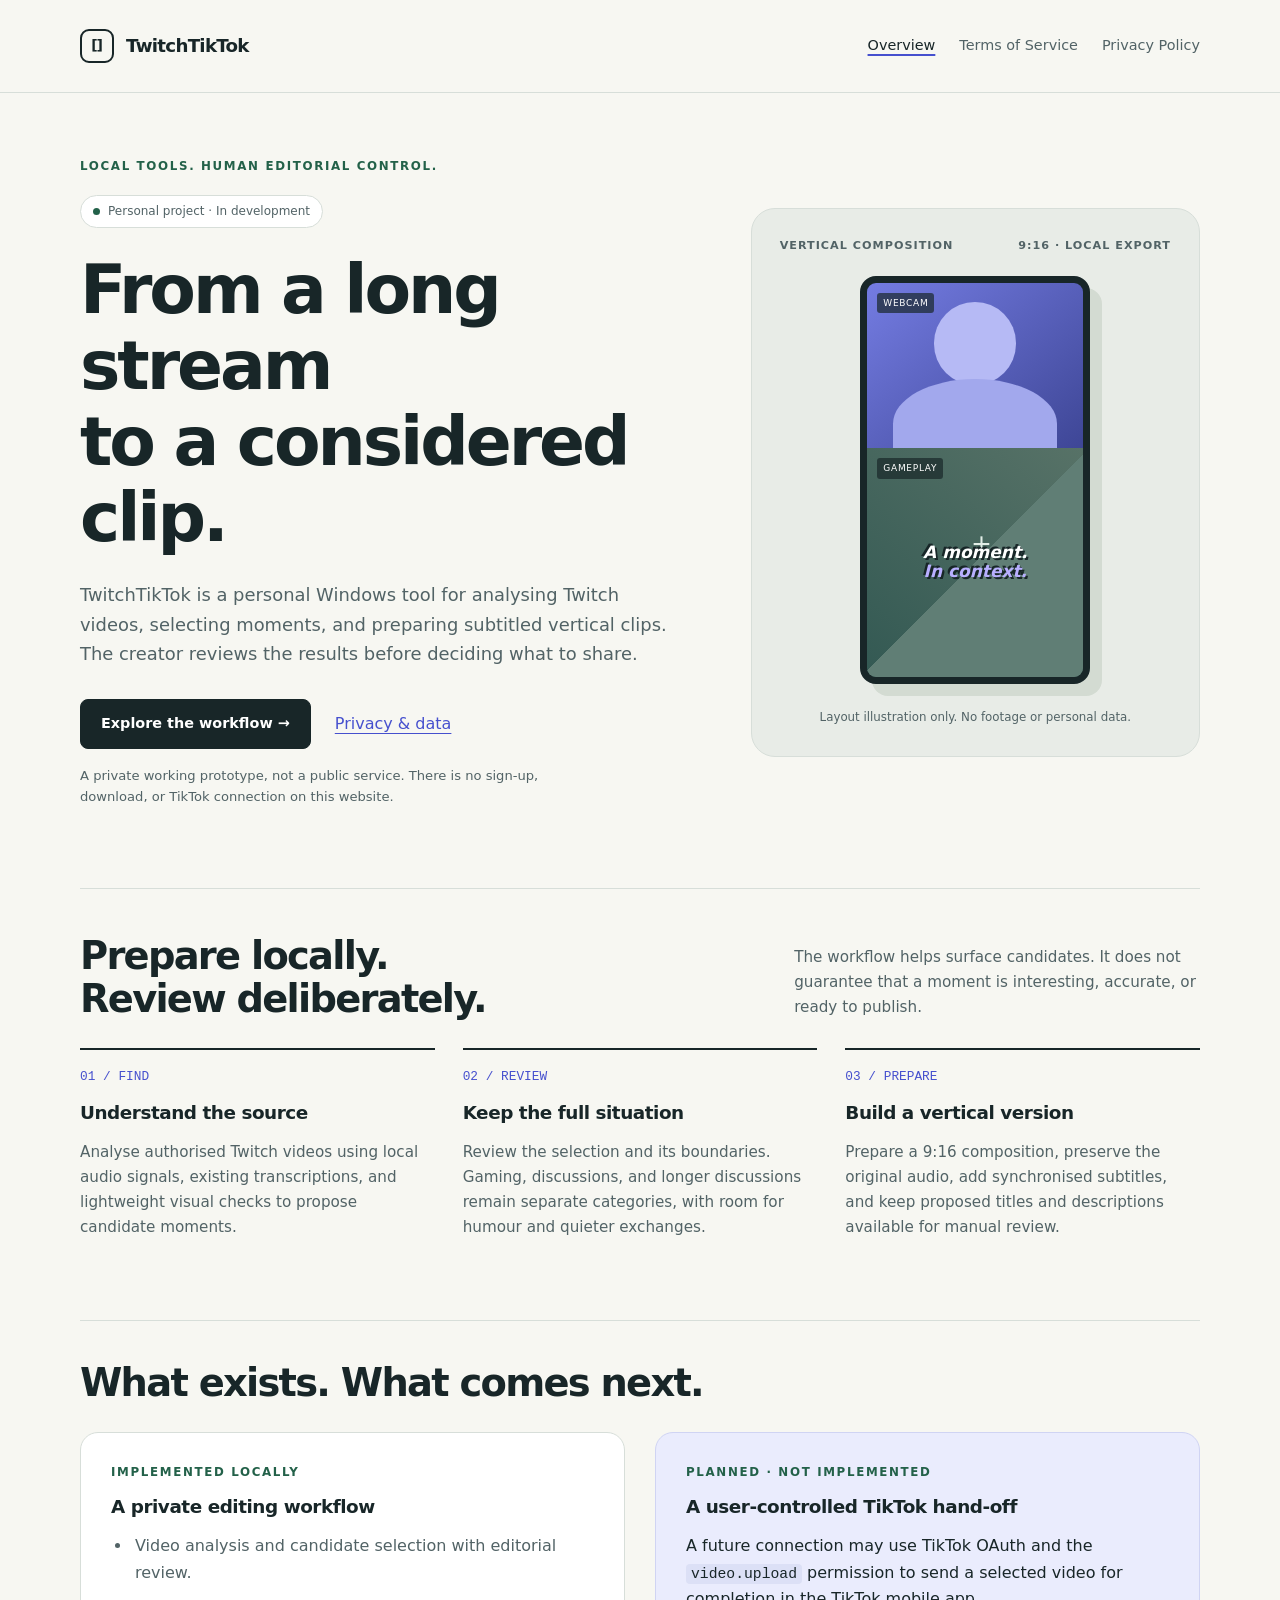
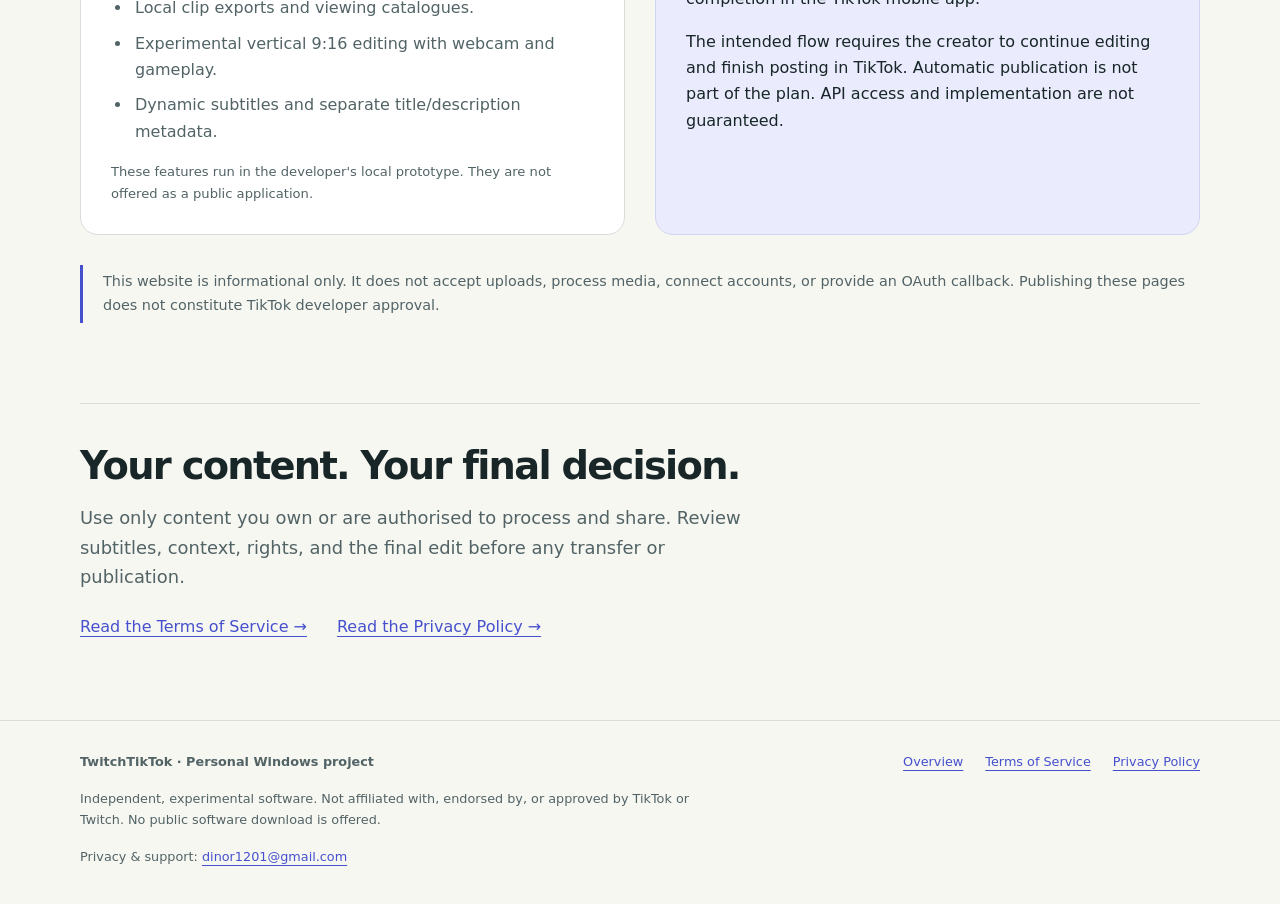
<file: index.html>
<!doctype html>
<html lang="en"><head><meta charset="utf-8"><meta name="viewport" content="width=device-width, initial-scale=1"><meta name="description" content="TwitchTikTok is a personal Windows project in development for reviewing Twitch videos and preparing vertical clips. Not publicly available."><meta name="referrer" content="strict-origin-when-cross-origin"><title>Personal video workflow | TwitchTikTok</title><link rel="stylesheet" href="style.css"></head><body><a class="skip-link" href="#main">Skip to content</a><header class="site-header"><div class="wrap header-inner"><a class="brand" href="index.html"><span class="brand-mark" aria-hidden="true">[ ]</span>TwitchTikTok</a><nav aria-label="Main navigation"><a href="index.html" aria-current="page">Overview</a><a href="terms.html">Terms of Service</a><a href="privacy.html">Privacy Policy</a></nav></div></header><main id="main" class="wrap">
<section class="hero" aria-labelledby="intro-title"><div><p class="eyebrow">Local tools. Human editorial control.</p><span class="status">Personal project &middot; In development</span><h1 id="intro-title">From a long stream<br>to a considered clip.</h1><p class="lead">TwitchTikTok is a personal Windows tool for analysing Twitch videos, selecting moments, and preparing subtitled vertical clips. The creator reviews the results before deciding what to share.</p><div class="hero-actions"><a class="button" href="#workflow">Explore the workflow <span aria-hidden="true">&rarr;</span></a><a href="privacy.html">Privacy &amp; data</a></div><p class="subnote">A private working prototype, not a public service. There is no sign-up, download, or TikTok connection on this website.</p></div><figure class="demo"><div class="demo-top"><span>VERTICAL COMPOSITION</span><span>9:16 &middot; LOCAL EXPORT</span></div><div class="portrait" role="img" aria-label="Illustrative vertical layout with webcam above gameplay and highlighted subtitles"><div class="webcam-art"><span class="panel-label">Webcam</span></div><div class="game-art"><span class="panel-label">Gameplay</span></div><div class="subtitle-demo">A moment.<br><span>In context.</span></div></div><figcaption>Layout illustration only. No footage or personal data.</figcaption></figure></section>
<section class="section" id="workflow" aria-labelledby="workflow-title"><div class="section-head"><h2 id="workflow-title">Prepare locally.<br>Review deliberately.</h2><p>The workflow helps surface candidates. It does not guarantee that a moment is interesting, accurate, or ready to publish.</p></div><div class="steps"><article class="step"><span class="step-number">01 / FIND</span><h3>Understand the source</h3><p>Analyse authorised Twitch videos using local audio signals, existing transcriptions, and lightweight visual checks to propose candidate moments.</p></article><article class="step"><span class="step-number">02 / REVIEW</span><h3>Keep the full situation</h3><p>Review the selection and its boundaries. Gaming, discussions, and longer discussions remain separate categories, with room for humour and quieter exchanges.</p></article><article class="step"><span class="step-number">03 / PREPARE</span><h3>Build a vertical version</h3><p>Prepare a 9:16 composition, preserve the original audio, add synchronised subtitles, and keep proposed titles and descriptions available for manual review.</p></article></div></section>
<section class="section" aria-labelledby="status-title"><div class="section-head"><h2 id="status-title">What exists. What comes next.</h2></div><div class="state-layout"><article class="state-panel"><p class="eyebrow">Implemented locally</p><h3>A private editing workflow</h3><ul><li>Video analysis and candidate selection with editorial review.</li><li>Local clip exports and viewing catalogues.</li><li>Experimental vertical 9:16 editing with webcam and gameplay.</li><li>Dynamic subtitles and separate title/description metadata.</li></ul><p class="subnote">These features run in the developer's local prototype. They are not offered as a public application.</p></article><article class="state-panel future"><p class="eyebrow">Planned &middot; Not implemented</p><h3>A user-controlled TikTok hand-off</h3><p>A future connection may use TikTok OAuth and the <code class="scope-code">video.upload</code> permission to send a selected video for completion in the TikTok mobile app.</p><p>The intended flow requires the creator to continue editing and finish posting in TikTok. Automatic publication is not part of the plan. API access and implementation are not guaranteed.</p></article></div><div class="notice">This website is informational only. It does not accept uploads, process media, connect accounts, or provide an OAuth callback. Publishing these pages does not constitute TikTok developer approval.</div></section>
<section class="section" aria-labelledby="principles-title"><h2 id="principles-title">Your content. Your final decision.</h2><p class="lead">Use only content you own or are authorised to process and share. Review subtitles, context, rights, and the final edit before any transfer or publication.</p><div class="legal-links"><a href="terms.html">Read the Terms of Service &rarr;</a><a href="privacy.html">Read the Privacy Policy &rarr;</a></div></section>
</main><footer class="site-footer"><div class="wrap"><div class="footer-top"><strong>TwitchTikTok &middot; Personal Windows project</strong><div class="footer-nav" aria-label="Legal pages"><a href="index.html">Overview</a><a href="terms.html">Terms of Service</a><a href="privacy.html">Privacy Policy</a></div></div><p>Independent, experimental software. Not affiliated with, endorsed by, or approved by TikTok or Twitch. No public software download is offered.</p><p>Privacy &amp; support: <a href="mailto:dinor1201@gmail.com">dinor1201@gmail.com</a></p></div></footer></body></html>
</file>
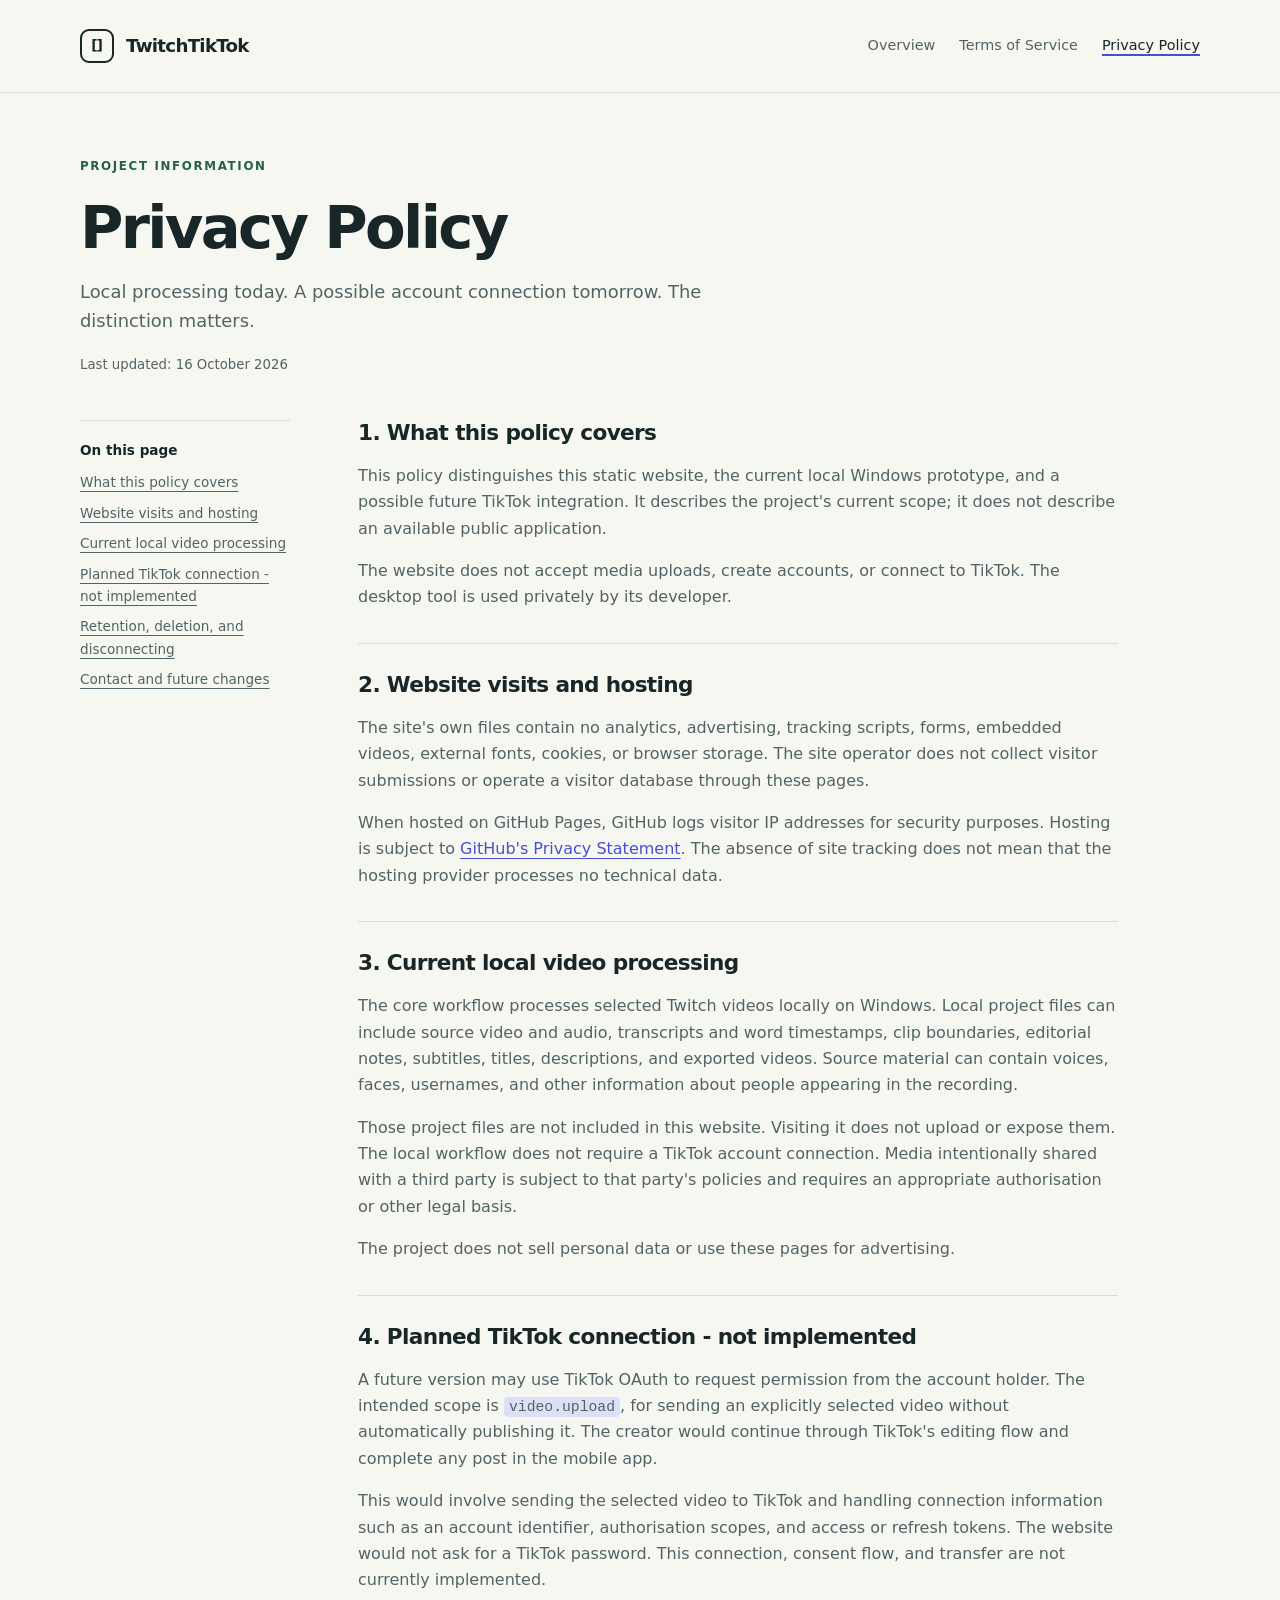
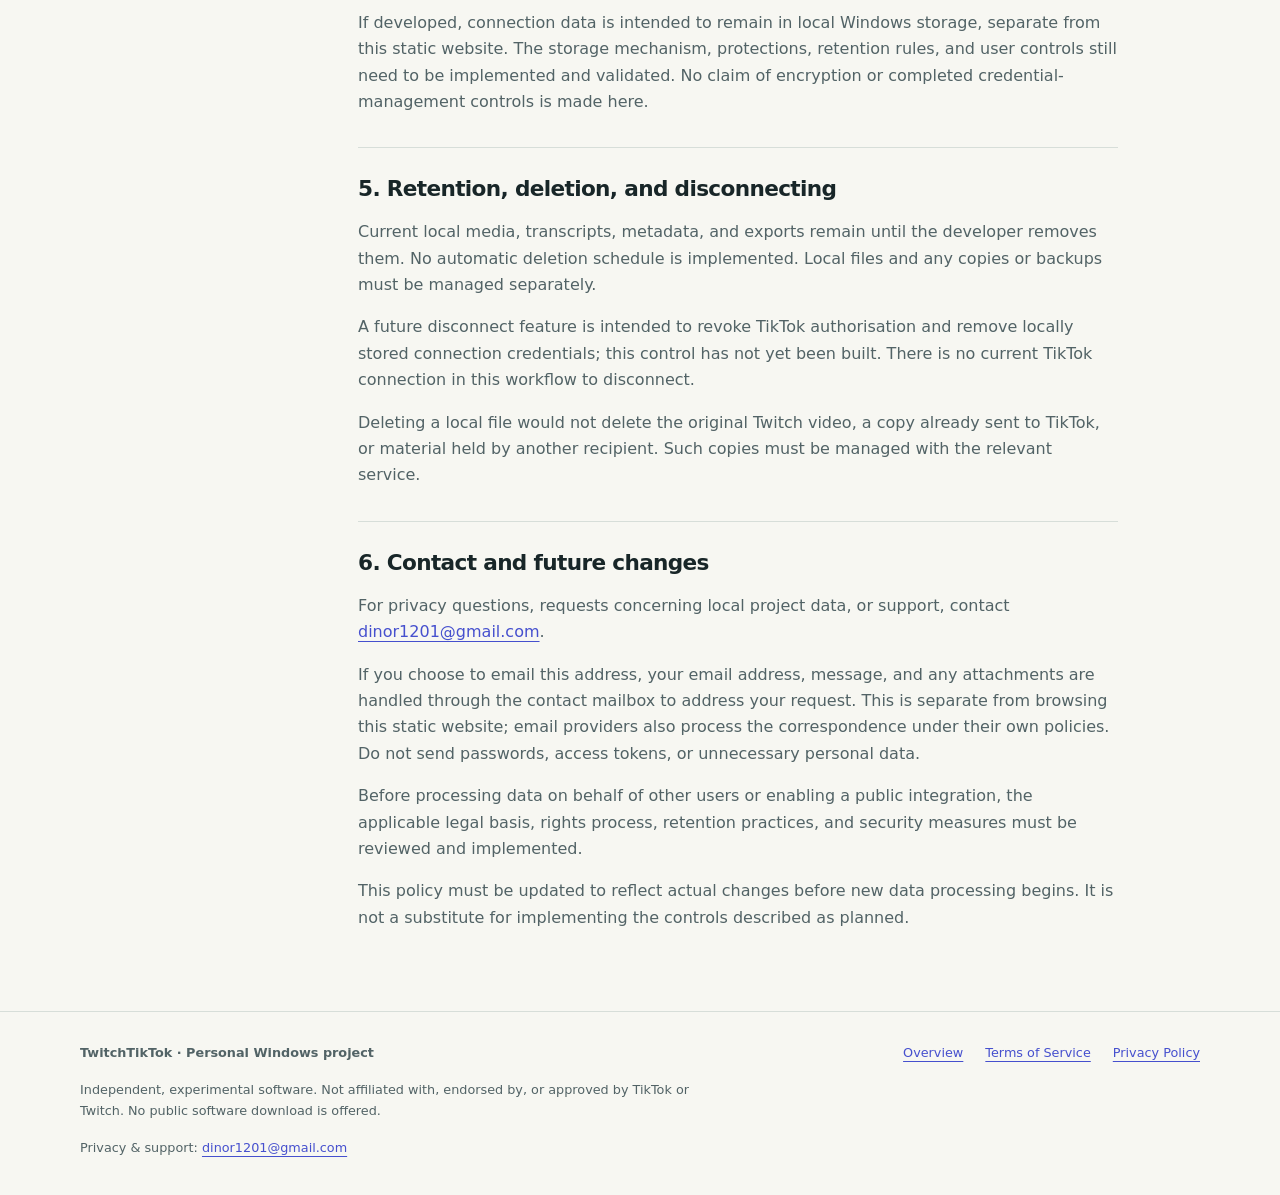
<file: privacy.html>
<!doctype html>
<html lang="en"><head><meta charset="utf-8"><meta name="viewport" content="width=device-width, initial-scale=1"><meta name="description" content="Privacy information for the TwitchTikTok static website, current local video workflow, and planned TikTok OAuth connection."><meta name="referrer" content="strict-origin-when-cross-origin"><title>Privacy Policy | TwitchTikTok</title><link rel="stylesheet" href="style.css"></head><body><a class="skip-link" href="#main">Skip to content</a><header class="site-header"><div class="wrap header-inner"><a class="brand" href="index.html"><span class="brand-mark" aria-hidden="true">[ ]</span>TwitchTikTok</a><nav aria-label="Main navigation"><a href="index.html">Overview</a><a href="terms.html">Terms of Service</a><a href="privacy.html" aria-current="page">Privacy Policy</a></nav></div></header><main id="main" class="wrap"><div class="legal-header"><p class="eyebrow">Project information</p><h1>Privacy Policy</h1><p class="lead">Local processing today. A possible account connection tomorrow. The distinction matters.</p><p class="date">Last updated: <time datetime="2026-10-16">16 October 2026</time></p></div><div class="legal-layout"><aside class="contents" aria-label="On this page"><p>On this page</p><ul><li><a href="#scope">What this policy covers</a></li><li><a href="#website">Website visits and hosting</a></li><li><a href="#local">Current local video processing</a></li><li><a href="#tiktok">Planned TikTok connection - not implemented</a></li><li><a href="#deletion">Retention, deletion, and disconnecting</a></li><li><a href="#contact">Contact and future changes</a></li></ul></aside><div class="prose"><section aria-labelledby="scope"><h2 id="scope">1. What this policy covers</h2><p>This policy distinguishes this static website, the current local Windows prototype, and a possible future TikTok integration. It describes the project's current scope; it does not describe an available public application.</p><p>The website does not accept media uploads, create accounts, or connect to TikTok. The desktop tool is used privately by its developer.</p></section><section aria-labelledby="website"><h2 id="website">2. Website visits and hosting</h2><p>The site's own files contain no analytics, advertising, tracking scripts, forms, embedded videos, external fonts, cookies, or browser storage. The site operator does not collect visitor submissions or operate a visitor database through these pages.</p><p>When hosted on GitHub Pages, GitHub logs visitor IP addresses for security purposes. Hosting is subject to <a href="https://docs.github.com/en/site-policy/privacy-policies/github-general-privacy-statement">GitHub's Privacy Statement</a>. The absence of site tracking does not mean that the hosting provider processes no technical data.</p></section><section aria-labelledby="local"><h2 id="local">3. Current local video processing</h2><p>The core workflow processes selected Twitch videos locally on Windows. Local project files can include source video and audio, transcripts and word timestamps, clip boundaries, editorial notes, subtitles, titles, descriptions, and exported videos. Source material can contain voices, faces, usernames, and other information about people appearing in the recording.</p><p>Those project files are not included in this website. Visiting it does not upload or expose them. The local workflow does not require a TikTok account connection. Media intentionally shared with a third party is subject to that party's policies and requires an appropriate authorisation or other legal basis.</p><p>The project does not sell personal data or use these pages for advertising.</p></section><section aria-labelledby="tiktok"><h2 id="tiktok">4. Planned TikTok connection - not implemented</h2><p>A future version may use TikTok OAuth to request permission from the account holder. The intended scope is <code class="scope-code">video.upload</code>, for sending an explicitly selected video without automatically publishing it. The creator would continue through TikTok's editing flow and complete any post in the mobile app.</p><p>This would involve sending the selected video to TikTok and handling connection information such as an account identifier, authorisation scopes, and access or refresh tokens. The website would not ask for a TikTok password. This connection, consent flow, and transfer are not currently implemented.</p><p>If developed, connection data is intended to remain in local Windows storage, separate from this static website. The storage mechanism, protections, retention rules, and user controls still need to be implemented and validated. No claim of encryption or completed credential-management controls is made here.</p></section><section aria-labelledby="deletion"><h2 id="deletion">5. Retention, deletion, and disconnecting</h2><p>Current local media, transcripts, metadata, and exports remain until the developer removes them. No automatic deletion schedule is implemented. Local files and any copies or backups must be managed separately.</p><p>A future disconnect feature is intended to revoke TikTok authorisation and remove locally stored connection credentials; this control has not yet been built. There is no current TikTok connection in this workflow to disconnect.</p><p>Deleting a local file would not delete the original Twitch video, a copy already sent to TikTok, or material held by another recipient. Such copies must be managed with the relevant service.</p></section><section aria-labelledby="contact"><h2 id="contact">6. Contact and future changes</h2><p>For privacy questions, requests concerning local project data, or support, contact <a href="mailto:dinor1201@gmail.com">dinor1201@gmail.com</a>.</p><p>If you choose to email this address, your email address, message, and any attachments are handled through the contact mailbox to address your request. This is separate from browsing this static website; email providers also process the correspondence under their own policies. Do not send passwords, access tokens, or unnecessary personal data.</p><p>Before processing data on behalf of other users or enabling a public integration, the applicable legal basis, rights process, retention practices, and security measures must be reviewed and implemented.</p><p>This policy must be updated to reflect actual changes before new data processing begins. It is not a substitute for implementing the controls described as planned.</p></section></div></div></main><footer class="site-footer"><div class="wrap"><div class="footer-top"><strong>TwitchTikTok &middot; Personal Windows project</strong><div class="footer-nav" aria-label="Legal pages"><a href="index.html">Overview</a><a href="terms.html">Terms of Service</a><a href="privacy.html">Privacy Policy</a></div></div><p>Independent, experimental software. Not affiliated with, endorsed by, or approved by TikTok or Twitch. No public software download is offered.</p><p>Privacy &amp; support: <a href="mailto:dinor1201@gmail.com">dinor1201@gmail.com</a></p></div></footer></body></html>
</file>
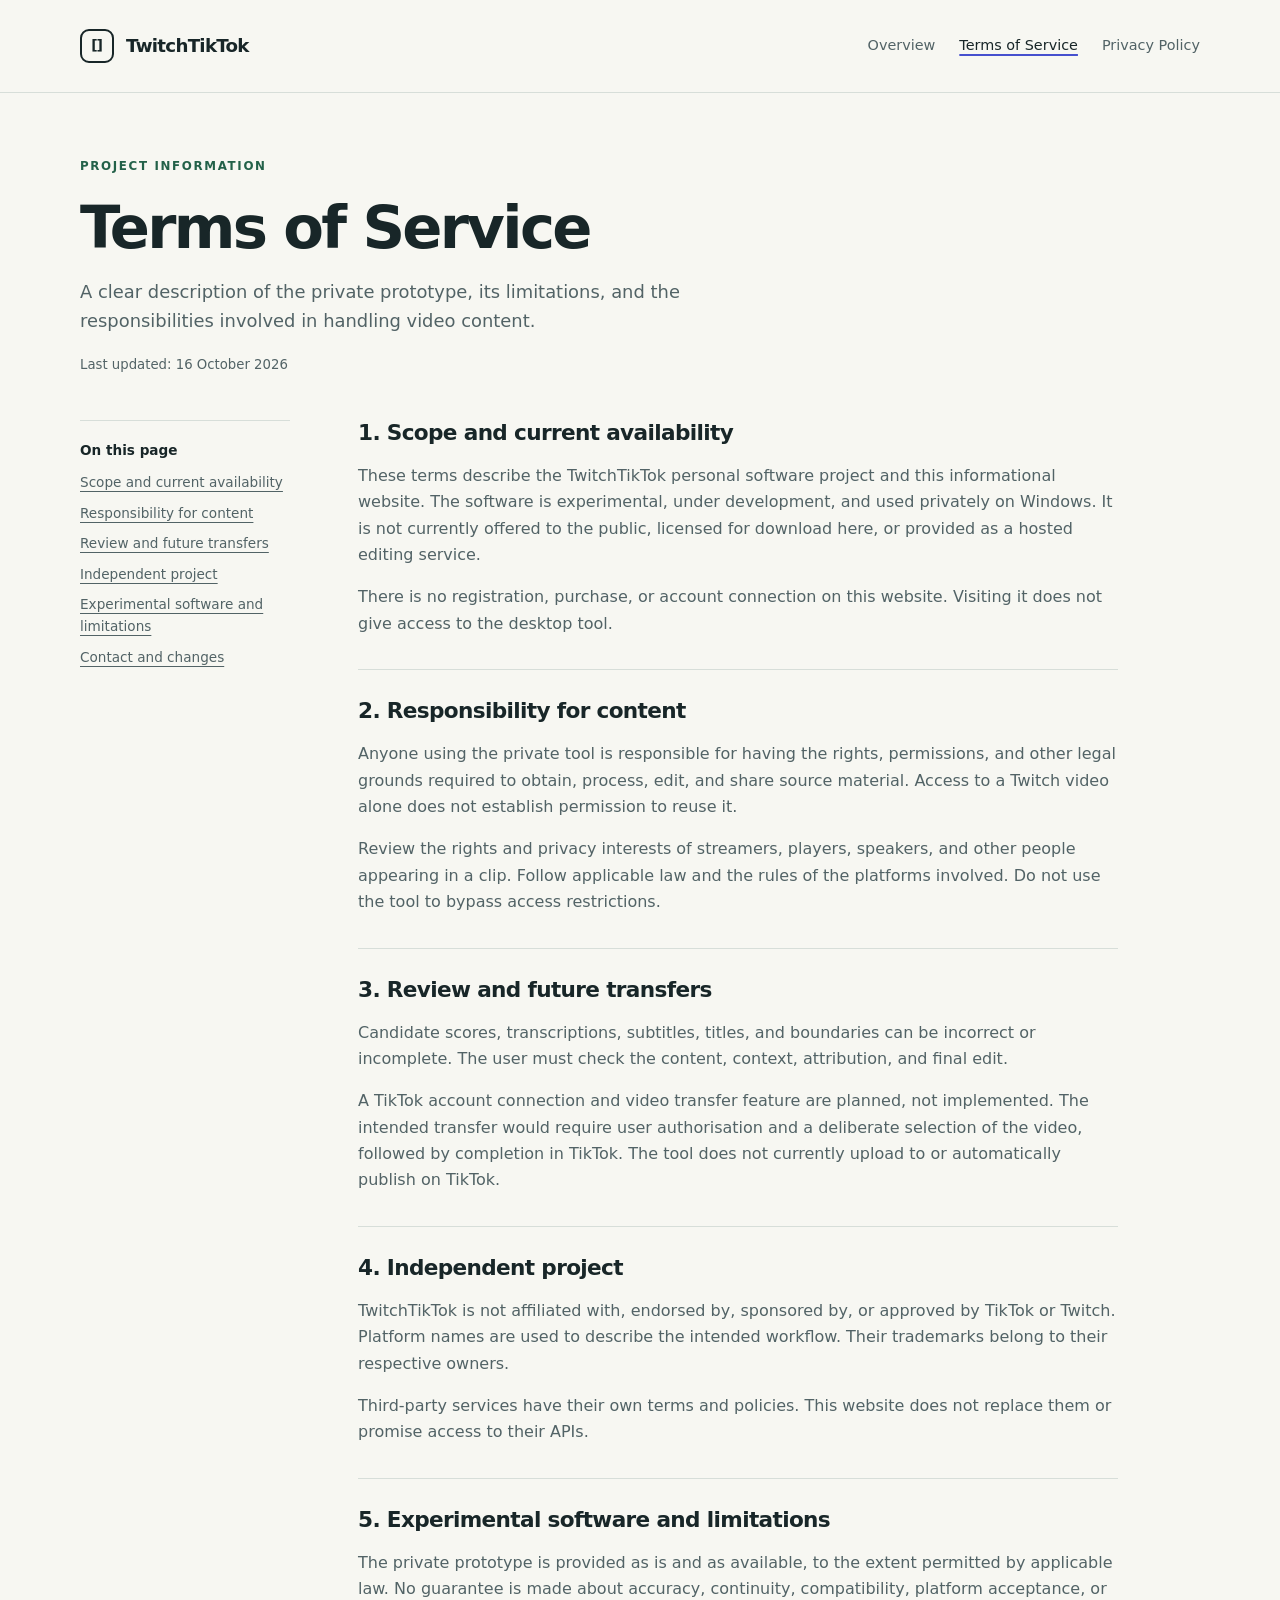
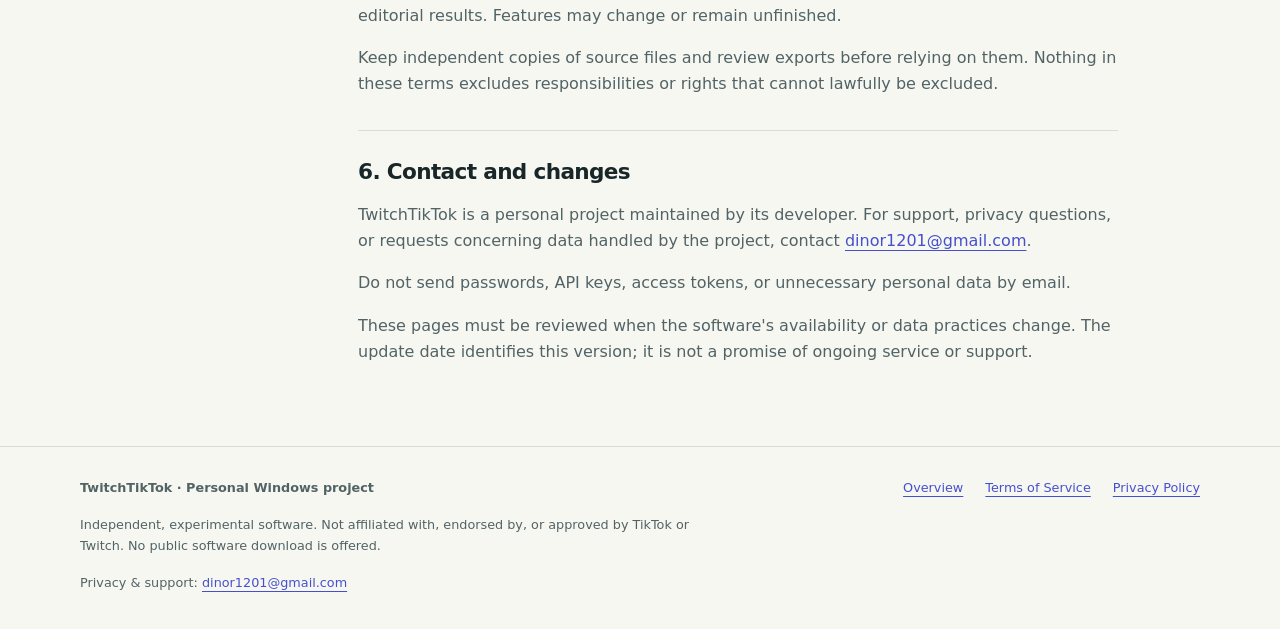
<file: terms.html>
<!doctype html>
<html lang="en"><head><meta charset="utf-8"><meta name="viewport" content="width=device-width, initial-scale=1"><meta name="description" content="Terms for the personal, experimental TwitchTikTok project. No public software service or download is currently offered."><meta name="referrer" content="strict-origin-when-cross-origin"><title>Terms of Service | TwitchTikTok</title><link rel="stylesheet" href="style.css"></head><body><a class="skip-link" href="#main">Skip to content</a><header class="site-header"><div class="wrap header-inner"><a class="brand" href="index.html"><span class="brand-mark" aria-hidden="true">[ ]</span>TwitchTikTok</a><nav aria-label="Main navigation"><a href="index.html">Overview</a><a href="terms.html" aria-current="page">Terms of Service</a><a href="privacy.html">Privacy Policy</a></nav></div></header><main id="main" class="wrap"><div class="legal-header"><p class="eyebrow">Project information</p><h1>Terms of Service</h1><p class="lead">A clear description of the private prototype, its limitations, and the responsibilities involved in handling video content.</p><p class="date">Last updated: <time datetime="2026-10-16">16 October 2026</time></p></div><div class="legal-layout"><aside class="contents" aria-label="On this page"><p>On this page</p><ul><li><a href="#scope">Scope and current availability</a></li><li><a href="#content">Responsibility for content</a></li><li><a href="#review">Review and future transfers</a></li><li><a href="#independence">Independent project</a></li><li><a href="#limits">Experimental software and limitations</a></li><li><a href="#contact">Contact and changes</a></li></ul></aside><div class="prose"><section aria-labelledby="scope"><h2 id="scope">1. Scope and current availability</h2><p>These terms describe the TwitchTikTok personal software project and this informational website. The software is experimental, under development, and used privately on Windows. It is not currently offered to the public, licensed for download here, or provided as a hosted editing service.</p><p>There is no registration, purchase, or account connection on this website. Visiting it does not give access to the desktop tool.</p></section><section aria-labelledby="content"><h2 id="content">2. Responsibility for content</h2><p>Anyone using the private tool is responsible for having the rights, permissions, and other legal grounds required to obtain, process, edit, and share source material. Access to a Twitch video alone does not establish permission to reuse it.</p><p>Review the rights and privacy interests of streamers, players, speakers, and other people appearing in a clip. Follow applicable law and the rules of the platforms involved. Do not use the tool to bypass access restrictions.</p></section><section aria-labelledby="review"><h2 id="review">3. Review and future transfers</h2><p>Candidate scores, transcriptions, subtitles, titles, and boundaries can be incorrect or incomplete. The user must check the content, context, attribution, and final edit.</p><p>A TikTok account connection and video transfer feature are planned, not implemented. The intended transfer would require user authorisation and a deliberate selection of the video, followed by completion in TikTok. The tool does not currently upload to or automatically publish on TikTok.</p></section><section aria-labelledby="independence"><h2 id="independence">4. Independent project</h2><p>TwitchTikTok is not affiliated with, endorsed by, sponsored by, or approved by TikTok or Twitch. Platform names are used to describe the intended workflow. Their trademarks belong to their respective owners.</p><p>Third-party services have their own terms and policies. This website does not replace them or promise access to their APIs.</p></section><section aria-labelledby="limits"><h2 id="limits">5. Experimental software and limitations</h2><p>The private prototype is provided as is and as available, to the extent permitted by applicable law. No guarantee is made about accuracy, continuity, compatibility, platform acceptance, or editorial results. Features may change or remain unfinished.</p><p>Keep independent copies of source files and review exports before relying on them. Nothing in these terms excludes responsibilities or rights that cannot lawfully be excluded.</p></section><section aria-labelledby="contact"><h2 id="contact">6. Contact and changes</h2><p>TwitchTikTok is a personal project maintained by its developer. For support, privacy questions, or requests concerning data handled by the project, contact <a href="mailto:dinor1201@gmail.com">dinor1201@gmail.com</a>.</p><p>Do not send passwords, API keys, access tokens, or unnecessary personal data by email.</p><p>These pages must be reviewed when the software's availability or data practices change. The update date identifies this version; it is not a promise of ongoing service or support.</p></section></div></div></main><footer class="site-footer"><div class="wrap"><div class="footer-top"><strong>TwitchTikTok &middot; Personal Windows project</strong><div class="footer-nav" aria-label="Legal pages"><a href="index.html">Overview</a><a href="terms.html">Terms of Service</a><a href="privacy.html">Privacy Policy</a></div></div><p>Independent, experimental software. Not affiliated with, endorsed by, or approved by TikTok or Twitch. No public software download is offered.</p><p>Privacy &amp; support: <a href="mailto:dinor1201@gmail.com">dinor1201@gmail.com</a></p></div></footer></body></html>
</file>
<file: style.css>
:root{--paper:#f7f7f2;--white:#fff;--ink:#182628;--muted:#526366;--line:#d7ded9;--accent:#4650ce;--soft:#eaecfd;--green:#236149;--radius:18px}*{box-sizing:border-box}html{scroll-behavior:smooth}body{margin:0;color:var(--ink);background:var(--paper);font-family:system-ui,-apple-system,BlinkMacSystemFont,"Segoe UI",sans-serif;font-size:16px;line-height:1.65}a{color:var(--accent);text-underline-offset:4px}a:hover{text-decoration-thickness:2px}a:focus-visible{outline:3px solid var(--accent);outline-offset:5px;border-radius:3px}.wrap{width:min(1120px,calc(100% - 48px));margin-inline:auto}.skip-link{position:absolute;top:-100px;left:16px;padding:10px 16px;background:var(--white);z-index:10}.skip-link:focus{top:12px}.site-header{border-bottom:1px solid var(--line);background:var(--paper)}.header-inner{display:flex;justify-content:space-between;align-items:center;gap:24px;min-height:92px}.brand{display:inline-flex;align-items:center;gap:12px;color:var(--ink);font-size:1.14rem;font-weight:800;text-decoration:none;letter-spacing:-.04em}.brand-mark{display:grid;place-items:center;width:34px;height:34px;border:2px solid var(--ink);border-radius:9px;font-size:14px;letter-spacing:-3px;padding-right:3px}nav{display:flex;flex-wrap:wrap;gap:8px 24px}nav a{font-size:.9rem;color:var(--muted);text-decoration:none;padding:10px 0}nav a[aria-current=page]{color:var(--ink);text-decoration:underline;text-decoration-color:var(--accent);text-decoration-thickness:2px}main{padding-block:64px 80px}.eyebrow{font-size:.74rem;font-weight:750;letter-spacing:.14em;text-transform:uppercase;color:var(--green);margin:0 0 18px}.status{display:inline-flex;align-items:center;gap:8px;border:1px solid var(--line);border-radius:99px;padding:6px 12px;font-size:.75rem;color:var(--muted);background:var(--white)}.status:before{content:"";width:7px;height:7px;border-radius:50%;background:var(--green)}h1,h2,h3{line-height:1.12;letter-spacing:-.045em;margin:0;font-weight:750}h1{font-size:clamp(2.6rem,5.3vw,4.7rem)}h2{font-size:clamp(1.8rem,3vw,2.6rem)}h3{font-size:1.15rem;letter-spacing:-.025em}p{margin:16px 0 0}.lead{font-size:1.12rem;color:var(--muted);max-width:58ch}.hero{display:grid;grid-template-columns:1.35fr 1fr;gap:64px;align-items:center}.hero h1{margin-top:24px}.hero .lead{margin-top:24px}.hero-actions{display:flex;flex-wrap:wrap;gap:14px 24px;align-items:center;margin-top:30px}.button{display:inline-block;padding:12px 20px;border:1px solid var(--ink);border-radius:8px;background:var(--ink);color:white;text-decoration:none;font-size:.9rem;font-weight:650}.button:hover{background:var(--accent);border-color:var(--accent)}.subnote{color:var(--muted);font-size:.82rem;max-width:55ch}.demo{margin:0;padding:28px;background:#e8ece7;border:1px solid var(--line);border-radius:24px}.demo-top{display:flex;justify-content:space-between;gap:12px;font-size:.7rem;font-weight:700;letter-spacing:.09em;color:var(--muted);margin-bottom:20px}.portrait{aspect-ratio:9/16;max-width:230px;margin:auto;background:#172d30;border:7px solid var(--ink);border-radius:16px;overflow:hidden;box-shadow:12px 12px 0 #d3dbd2;position:relative;isolation:isolate}.webcam-art{height:42%;position:relative;overflow:hidden;background:linear-gradient(140deg,#747ce2,#3e4696)}.webcam-art:before{content:"";position:absolute;width:38%;aspect-ratio:1;border-radius:50%;background:#b6baf5;top:12%;left:31%}.webcam-art:after{content:"";position:absolute;width:76%;height:54%;border-radius:50% 50% 0 0;background:#a2a8ed;bottom:-12%;left:12%}.game-art{height:58%;background:linear-gradient(135deg,transparent 50%,#607e75 50%) 0 0/100% 100%,linear-gradient(40deg,#335953,#577267);position:relative}.game-art:before{content:"+";position:absolute;top:36%;left:48%;font-size:25px;color:#e2eee7;line-height:1}.panel-label{position:absolute;left:10px;top:10px;font-size:9px;letter-spacing:.08em;color:white;text-transform:uppercase;z-index:2;background:#182628b0;padding:3px 6px;border-radius:3px}.subtitle-demo{position:absolute;top:66%;left:9%;right:9%;text-align:center;line-height:1.1;font-size:17px;font-weight:850;font-style:italic;color:white;text-shadow:2px 2px 0 #182628,-2px -2px 0 #182628}.subtitle-demo span{color:#b8afff}figcaption{text-align:center;font-size:.74rem;color:var(--muted);margin-top:24px}.section{margin-top:80px;padding-top:40px;border-top:1px solid var(--line)}.section-head{display:flex;justify-content:space-between;align-items:end;gap:28px;margin-bottom:28px}.section-head p{max-width:42ch;color:var(--muted);font-size:.95rem}.steps{display:grid;grid-template-columns:repeat(3,1fr);gap:28px}.step{border-top:2px solid var(--ink);padding-top:16px}.step-number{font-family:ui-monospace,monospace;color:var(--accent);font-size:.8rem;display:block;margin-bottom:16px}.step p{color:var(--muted);font-size:.95rem}.state-layout{display:grid;grid-template-columns:1fr 1fr;gap:30px}.state-panel{background:var(--white);border:1px solid var(--line);border-radius:var(--radius);padding:30px}.state-panel.future{background:var(--soft);border-color:#d0d4f3}.state-panel .eyebrow{margin-bottom:14px}.state-panel li{padding-left:3px;margin:9px 0;color:var(--muted)}ul{padding-left:21px}.scope-code{font-family:ui-monospace,monospace;font-size:.92em;background:#dce0f6;border-radius:4px;padding:2px 5px;overflow-wrap:anywhere}.notice{margin-top:30px;border-left:3px solid var(--accent);padding:5px 0 5px 20px;color:var(--muted);font-size:.9rem}.legal-links{display:flex;flex-wrap:wrap;gap:16px 30px;margin-top:22px}.site-footer{border-top:1px solid var(--line);padding-block:30px 36px;color:var(--muted);font-size:.8rem}.footer-top{display:flex;justify-content:space-between;gap:24px;align-items:start}.footer-nav{display:flex;flex-wrap:wrap;gap:10px 22px}.site-footer p{max-width:80ch}.legal-header{max-width:780px}.legal-header h1{font-size:clamp(2.5rem,5vw,3.7rem)}.date{font-size:.83rem;color:var(--muted);margin-top:18px}.legal-layout{display:grid;grid-template-columns:210px minmax(0,1fr);gap:68px;margin-top:44px}.contents{align-self:start;border-top:1px solid var(--line);padding-top:18px;font-size:.85rem}.contents p{font-weight:700;margin:0 0 10px}.contents ul{list-style:none;padding:0;margin:0}.contents li{margin:8px 0}.contents a{color:var(--muted)}.prose{max-width:760px;min-width:0}.prose section+section{margin-top:32px;padding-top:28px;border-top:1px solid var(--line)}.prose h2{font-size:1.35rem;letter-spacing:-.03em;line-height:1.25;scroll-margin-top:24px}.prose p,.prose li{color:var(--muted);overflow-wrap:anywhere}.prose li{margin:8px 0}.label{font-size:.72rem;font-weight:750;letter-spacing:.06em;text-transform:uppercase;color:var(--green)}@media(max-width:800px){main{padding-top:38px}.hero{gap:34px;grid-template-columns:1fr}.hero h1{max-width:16ch}.demo{max-width:460px;width:100%;margin:0 auto}.steps{grid-template-columns:1fr}.section-head{display:block}.state-layout{grid-template-columns:1fr}.section{margin-top:54px;padding-top:30px}.legal-layout{grid-template-columns:1fr;gap:30px}.contents ul{display:flex;flex-wrap:wrap;gap:8px 20px}.contents li{margin:0}.footer-top{flex-direction:column;gap:16px}}@media(max-width:520px){.wrap{width:calc(100% - 32px)}.header-inner{flex-direction:column;align-items:flex-start;gap:4px;padding-block:16px;min-height:0}nav{gap:20px}nav a{font-size:.84rem}.hero h1{font-size:2.65rem}.lead{font-size:1.03rem}.demo{padding:22px}.demo-top{font-size:.63rem}.state-panel{padding:23px}.site-footer{padding-block:24px}.hero-actions{gap:16px}.legal-header h1{font-size:2.4rem}}@media(prefers-reduced-motion:reduce){html{scroll-behavior:auto}}@media print{body{background:white;color:black}.demo,.hero-actions,.skip-link,.contents{display:none}.legal-layout{display:block}.site-header,.site-footer{padding-block:12px}a{color:black}.wrap{width:100%}main{padding-block:24px}}
</file>
